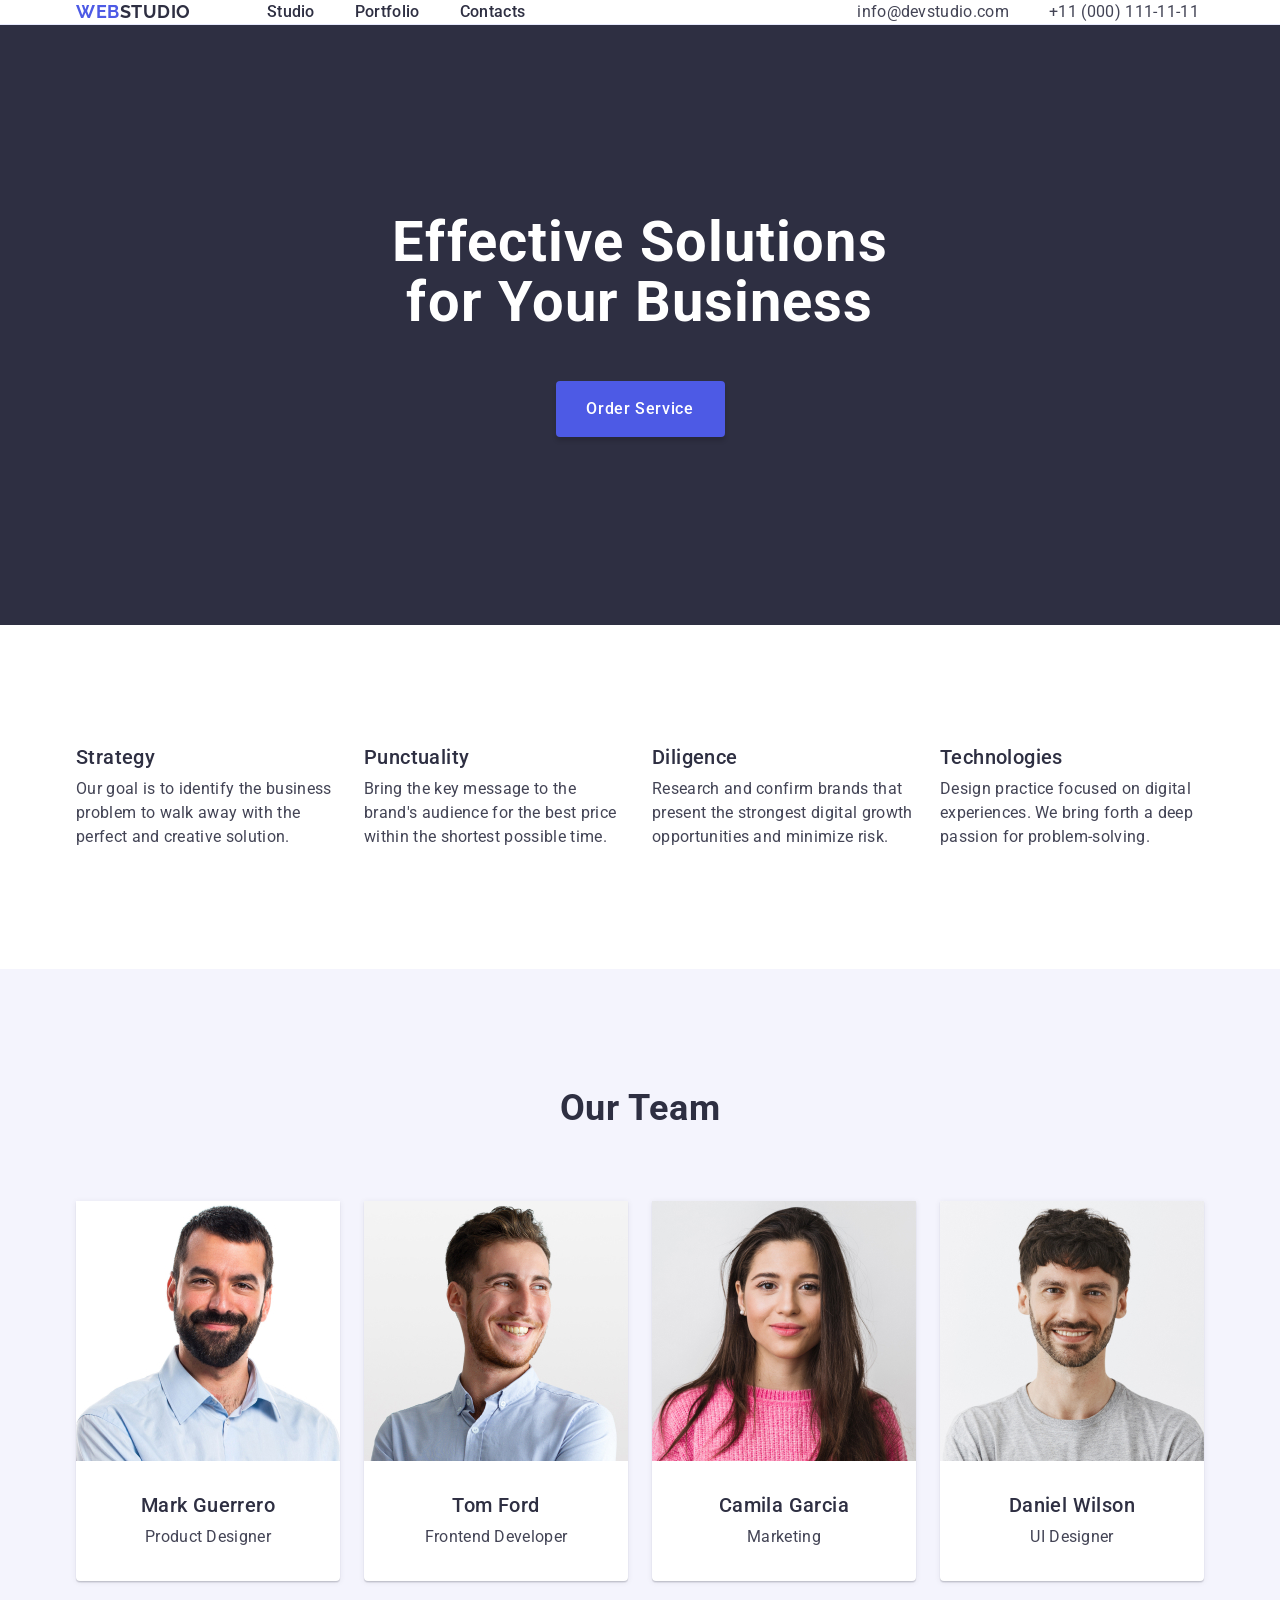
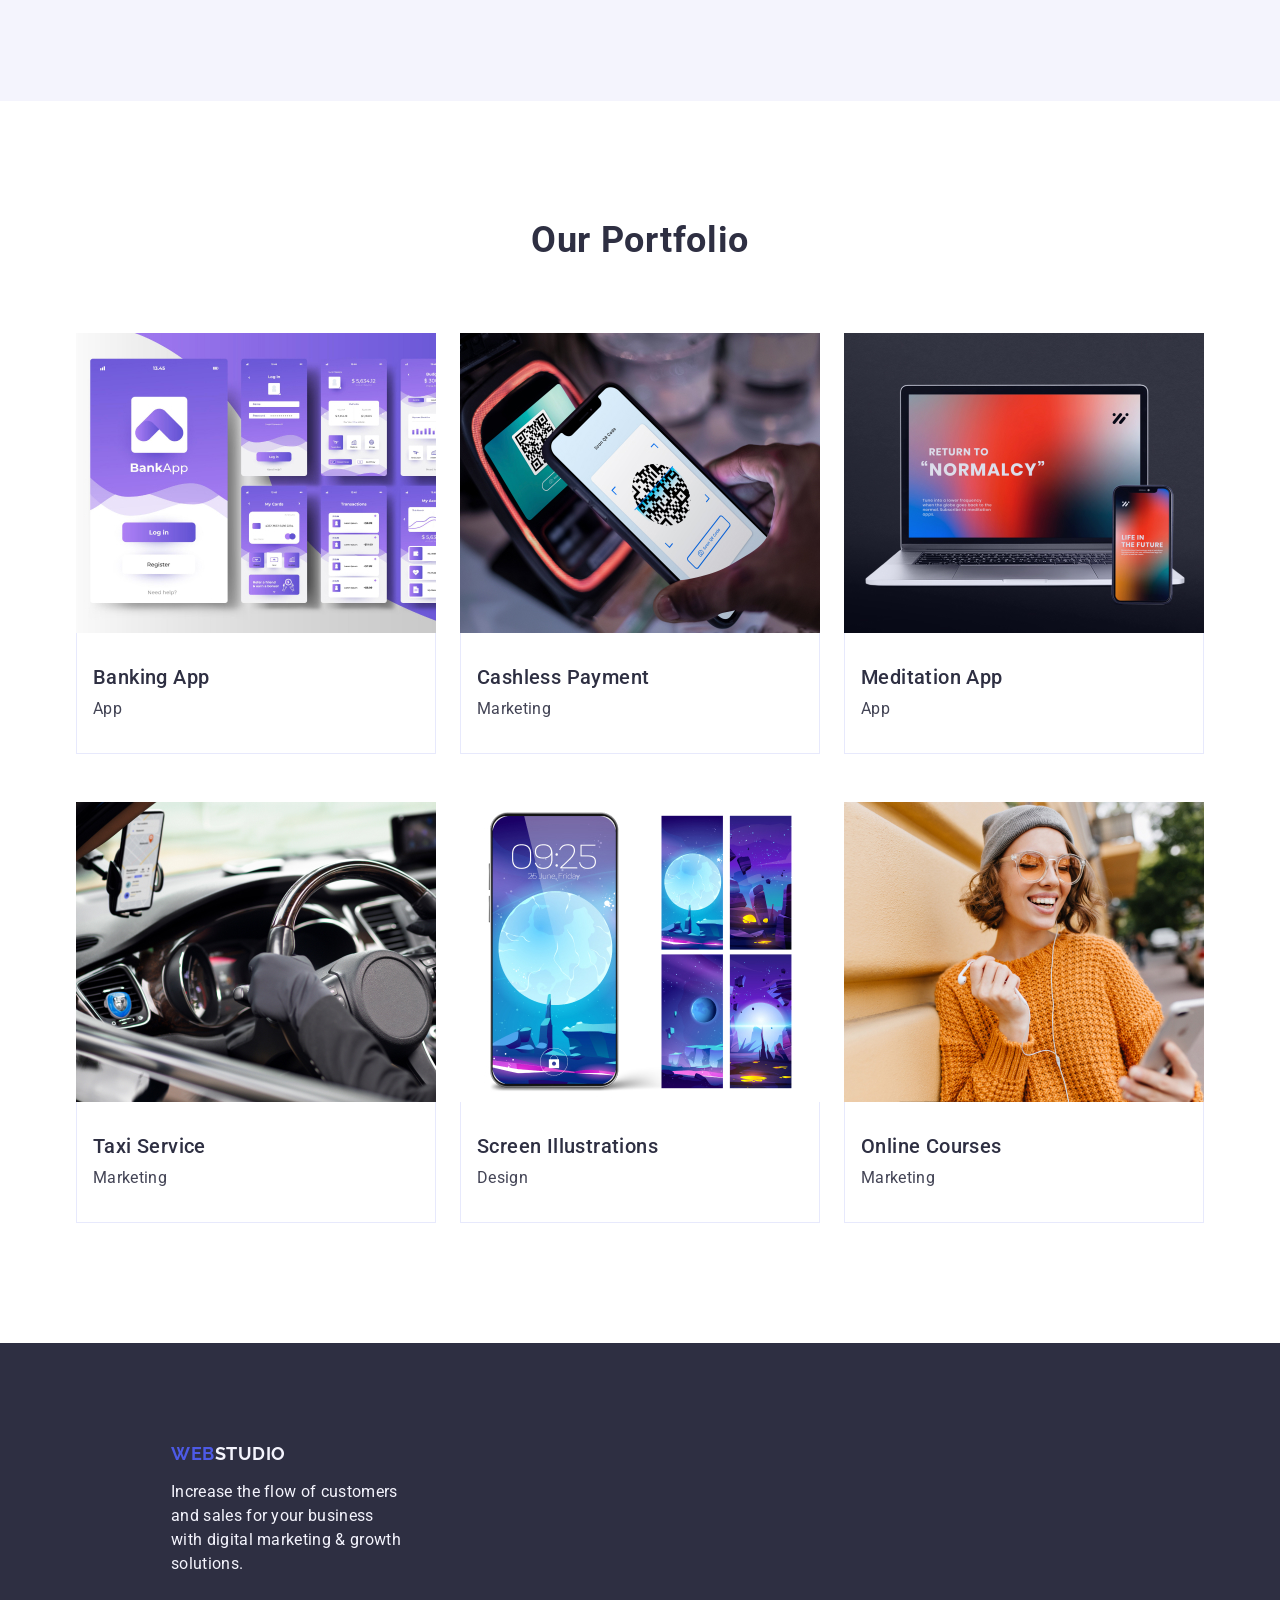
<file: index.html>
<!DOCTYPE html>
<html lang="en">
<head>
    <meta charset="UTF-8">
    <meta name="viewport" content="width=device-width, initial-scale=1.0">
    <title>Document</title>
    <link rel="stylesheet" href="https://cdnjs.cloudflare.com/ajax/libs/modern-normalize/2.0.0/modern-normalize.min.css"
        integrity="sha512-4xo8blKMVCiXpTaLzQSLSw3KFOVPWhm/TRtuPVc4WG6kUgjH6J03IBuG7JZPkcWMxJ5huwaBpOpnwYElP/m6wg=="
        crossorigin="anonymous" referrerpolicy="no-referrer" />
    <link href="./css/styles.css" rel="stylesheet">
    <link rel="preconnect" href="https://fonts.googleapis.com">
    <link rel="preconnect" href="https://fonts.gstatic.com" crossorigin>
    <link
        href="https://fonts.googleapis.com/css2?family=Raleway:ital,wght@0,700;1,700&family=Roboto:wght@400;500;700&display=swap"
        rel="stylesheet"> 
</head>
<body>
    <div class="page-container">
        <header class="header">
            <div class="container">
                <nav class="menu">
                    <a class="logo" href="./index.html">Web<span class="studio">Studio</span></a>
                    <ul class="navigation">
                        <li>
                            <a class="link" href="./index.html">Studio</a>
                        </li>
                        <li>
                            <a class="link" href="">Portfolio</a>
                        </li>
                        <li>
                            <a class="link" href="">Contacts</a>
                        </li>
                    </ul>
                </nav>
                <address>
                    <ul class="contacts">
                        <li>
                            <a class="link" href="mailto:info@devstudio.com">info@devstudio.com</a>
                        </li>
                        <li>
                            <a class="link" href="tel:+110001111111">+11 (000) 111-11-11</a>
                        </li>
                    </ul> 
                </address>
            </div>
        </header>
        <main>
            <!--hero-->
            <section class="section hero">
                <div class="container">
                    <h1 class="main-title">Effective Solutions for Your Business</h1>
                    <button class="order-button" type="button">Order Service</button>
                </div>
            </section>
            <!--features-->
            <section class="section features">
                <div class="container">
                    <h2 class="visually-hidden">features</h2>
                    <ul class="features-list">
                        <li class="features-item">
                            <h3 class="features-name">Strategy</h3>
                            <p class="text">
                            Our goal is to identify the business problem to walk away with the perfect and creative solution.
                            </p>
                        </li>
                        <li class="features-item">
                            <h3 class="features-name">Punctuality</h3>
                            <p class="text">
                            Bring the key message to the brand's audience for the best price within the shortest possible time.
                            </p>
                        </li>
                        <li class="features-item">
                            <h3 class="features-name">Diligence</h3>
                            <p class="text">
                            Research and confirm brands that present the strongest digital growth opportunities and minimize risk.
                            </p>
                        </li>
                        <li class="features-item">
                            <h3 class="features-name">Technologies</h3>
                            <p class="text">
                            Design practice focused on digital experiences. We bring forth a deep passion for problem-solving.
                            </p>
                        </li>
                    </ul>
                </div>
            </section>
            <!--team-->
            <section class="section team">
                <div class="container">
                    <h2 class="title">Our Team</h2>
                    <ul class="team-list">
                        <li class="team-card">
                            <img class="member-photo" src="./images/1.jpg" alt="Mark Guerrero" 
                            width=264 
                            height=260>
                            <div class="member">
                                <h3 class="member-name">Mark Guerrero</h3>
                                <p class="member-position">Product Designer</p>
                            </div>
                        </li>
                        <li class="team-card">
                            <img class="member-photo" src="./images/2.jpg" alt="Tom Ford" 
                            width=264 
                            height=260>
                            <div class="member">
                                <h3 class="member-name">Tom Ford</h3>
                                <p class="member-position">Frontend Developer</p>
                            </div>
                        </li>
                        <li class="team-card">
                            <img class="member-photo" src="./images/3.jpg" alt="Camila Garcia" 
                            width=264 
                            height=260>
                            <div class="member">
                                <h3 class="member-name">Camila Garcia</h3>
                                <p class="member-position">Marketing</p>
                            </div>
                        </li>
                        <li class="team-card">
                            <img class="member-photo" src="./images/4.jpg" alt="Daniel Wilson" 
                            width=264 
                            height=260>
                            <div class="member">
                                <h3 class="member-name">Daniel Wilson</h3>
                                <p class="member-position">UI Designer</p>
                            </div>
                        </li>
                    </ul>
                </div>
            </section>
            <!--portfolio-->
            <section class="section portfolio">
                <div class="container">
                    <h2 class="title">Our Portfolio</h2>
                    <ul class="portfolio-list">
                        <li class="portfolio-card">
                            <img src="./images/5.jpg" alt="Banking App"
                            width=360
                            height=300>
                            <div class="box">
                                <h3 class="product-name">Banking App</h3>
                                <p class="product-type">App</p>
                            </div>
                        </li>
                        <li class="portfolio-card">
                            <img src="./images/6.jpg" alt="Cashless Payment" 
                            width=360 
                            height=300>
                            <div class="box">
                                <h3 class="product-name">Cashless Payment</h3>
                                <p class="product-type">Marketing</p>
                            </div>
                        </li>
                        <li class="portfolio-card">
                            <img src="./images/7.jpg" alt="Meditation App" 
                            width=360 
                            height=300>
                            <div class="box">
                                <h3 class="product-name">Meditation App</h3>
                                <p class="product-type">App</p>
                            </div>
                        </li>
                        <li class="portfolio-card">
                            <img src="./images/8.jpg" alt="Taxi Service" 
                            width=360 
                            height=300>
                            <div class="box">
                                <h3 class="product-name">Taxi Service</h3>
                                <p class="product-type">Marketing</p>
                            </div>
                        </li>
                        <li class="portfolio-card">
                            <img src="./images/9.jpg" alt="Screen Illustrations" 
                            width=360 
                            height=300>
                            <div class="box">
                                <h3 class="product-name">Screen Illustrations</h3>
                                <p class="product-type">Design</p>
                            </div>
                        </li>
                        <li class="portfolio-card">
                            <img src="./images/10.jpg" alt="Online Courses" 
                            width=360 
                            height=300>
                            <div class="box">
                                <h3 class="product-name">Online Courses</h3>
                                <p class="product-type">Marketing</p>
                            </div>
                        </li>
                    </ul>
                </div>
            </section>
        </main>
        <footer class="footer">
            <div class="container">
                <!--logo-->
                <a class="logo" href="./index.html">Web<span class="footer-logo">Studio</span></a>
                <p class="footer-text">Increase the flow of customers and sales for your business with digital marketing & growth solutions.</p>
            </div>
        </footer>
    </div>
</body>
</html>
</file>
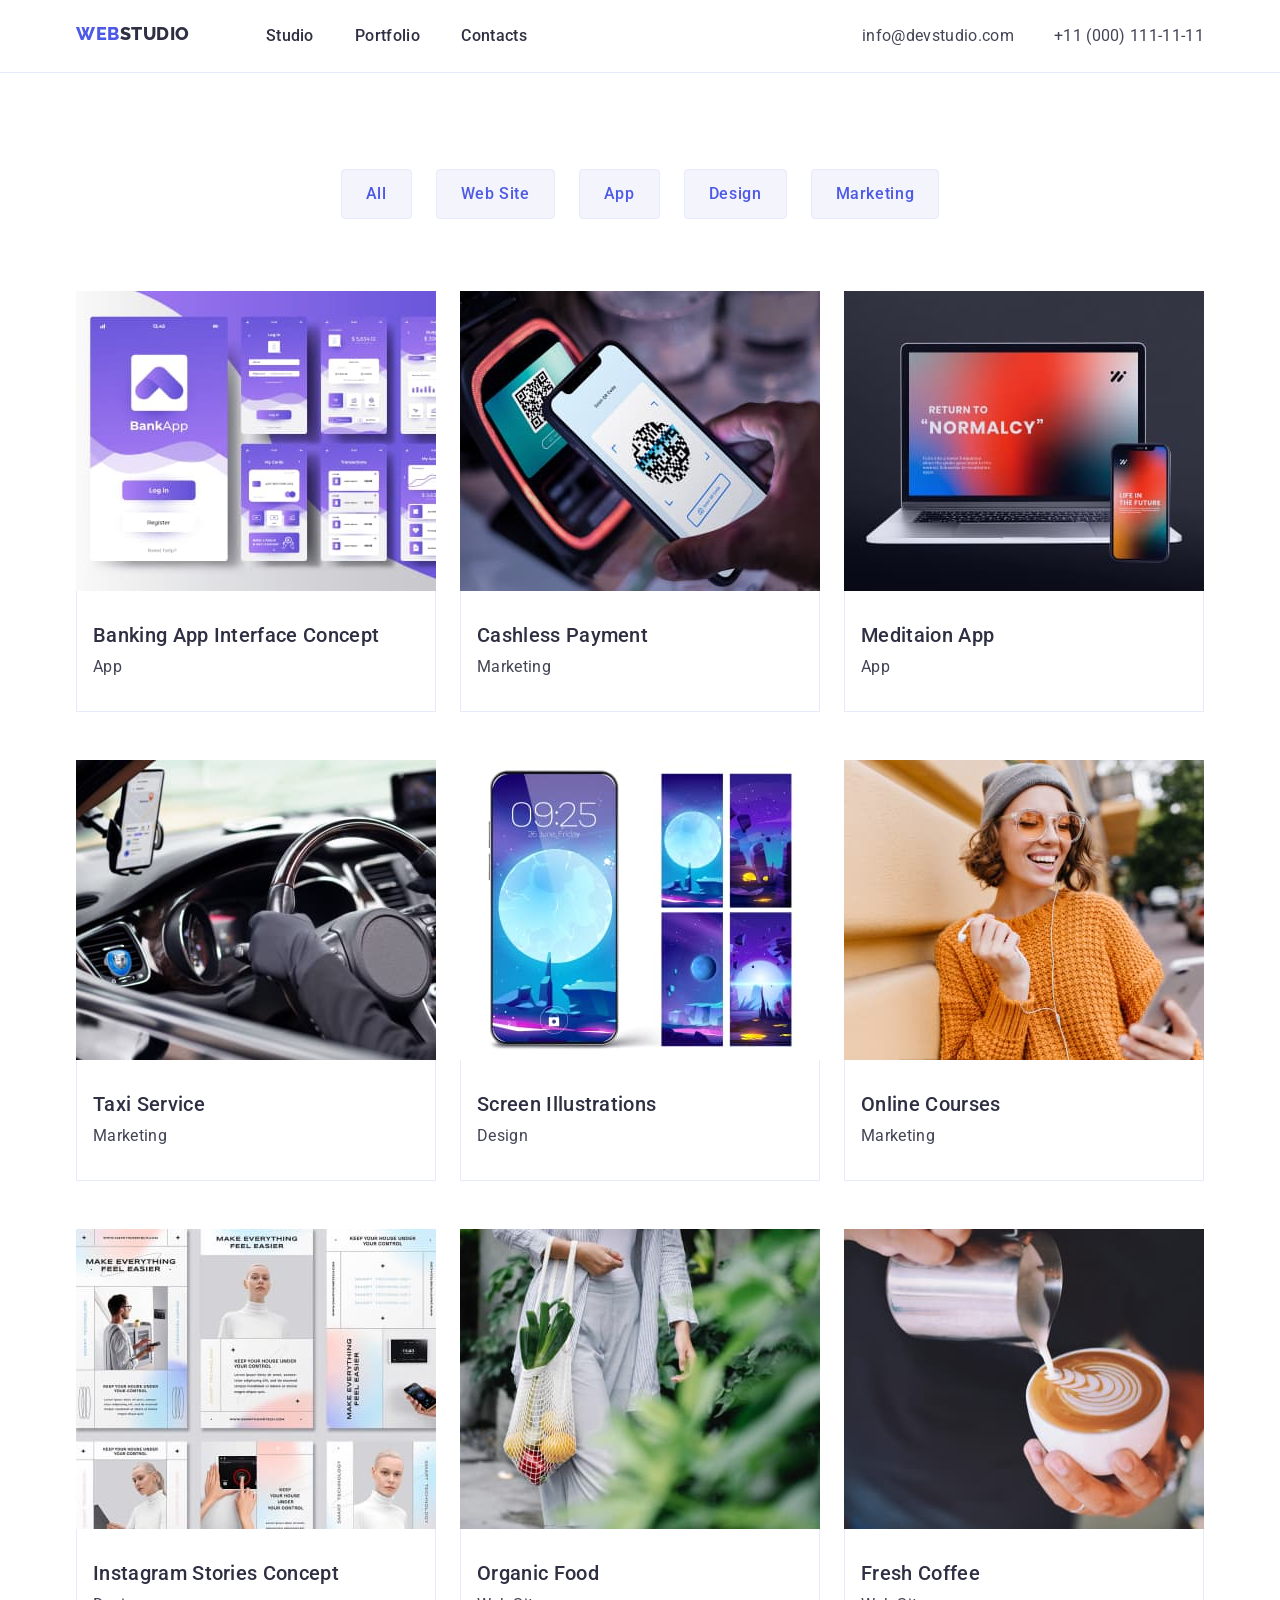
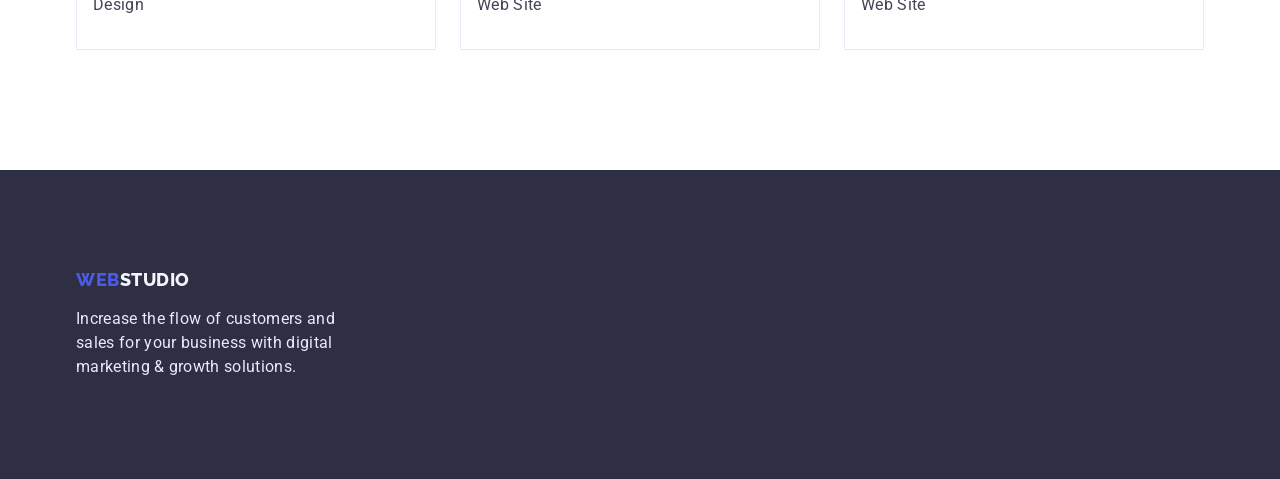
<file: portfolio.html>
<!DOCTYPE html>
<html lang="en">
<head>
    <meta charset="UTF-8">
    <meta http-equiv="X-UA-Compatible" content="IE=edge">
    <meta name="viewport" content="width=device-width, initial-scale=1.0">
    <title>Document</title>
    <link rel="preconnect" href="https://fonts.googleapis.com">
    <link rel="preconnect" href="https://fonts.gstatic.com" crossorigin>
    <link
        href="https://fonts.googleapis.com/css2?family=Montserrat:wght@400;500;600&family=Raleway:wght@800&family=Roboto:wght@400;500;700;900&display=swap"
        rel="stylesheet">
    <link rel="stylesheet" href="https://cdn.jsdelivr.net/npm/modern-normalize@1.1.0/modern-normalize.min.css">
    <link rel="stylesheet" href="./css/style.css">
</head>
<body>
    <header class="header">
        <div class="container  style">
            <nav class="nav-container">
                <a class="logo" href="./index.html"><span>Web</span>Studio</a>
                <ul class="site-nav list link-container">
                    <li><a class="chapter" href="">Studio</a></li>
                    <li><a class="chapter" href="./portfolio.html">Portfolio</a></li>
                    <li><a class="chapter" href="">Contacts</a></li>
                </ul>
            </nav>
            <address class="contacts">
                <ul class="contacts-container list">
                    <li><a class="mail" href="mailto:info@devstudio.com">info@devstudio.com</a></li>
                    <li><a class="tel" href="tel:+110001111111">+11 (000) 111-11-11</a></li>
                </ul>
            </address>
        </div>
    </header>
    <main>
        <section class="section-portfolio">
            <!--Our_projects-->
            <h1 class="visually-hidden">Our projects</h1>
            <ul class="filter list container-btn">
                <li><button class="radio-filter" type="button">All</button></li>
                <li><button class="radio-filter" type="button">Web Site</button></li>
                <li><button class="radio-filter" type="button">App</button></li>
                <li><button class="radio-filter" type="button">Design</button></li>
                <li><button class="radio-filter" type="button">Marketing</button></li>
            </ul>
            <div class="container">  
                <ul  class="reference list works-list">
                    <li class="reference">
                        <a class="reference-item" href="">
                            <img src="./images/banking.jpg" alt="banking app" width="360">
                            <div class="card-content">
                                <h2 class="reference-name">Banking App Interface Concept</h2>
                                <p class="reference-type">App</p>
                            </div>
                        </a>
                    </li>
                    <li class="reference">
                        <a class="reference-item" href="">
                            <img src="./images/payment.jpg" alt="payment with phone" width="360">
                            <div class="card-content">
                                <h2 class="reference-name">Cashless Payment</h2>
                                <p class="reference-type">Marketing</p>
                            </div>
                        </a>
                    </li>
                    <li class="reference">
                        <a class="reference-item" href="">
                            <img src="./images/meditation.jpg" alt="maditation app" width="360">
                            <div class="card-content">
                                <h2 class="reference-name">Meditaion App</h2>
                                <p class="reference-type">App</p>
                            </div>
                        </a>
                    </li>
                    <li class="reference">
                        <a class="reference-item" href="">
                            <img src="./images/taxi.jpg" alt="taxi" width="360">
                            <div class="card-content">
                                <h2 class="reference-name">Taxi Service</h2>
                                <p class="reference-type">Marketing</p>
                            </div>
                        </a>
                    </li>
                    <li class="reference">
                        <a class="reference-item" href="">
                            <img src="./images/screen.jpg" alt="phone screen" width="360">
                            <div class="card-content">
                                <h2 class="reference-name">Screen Illustrations</h2>
                                <p class="reference-type">Design</p>
                            </div>
                        </a>
                    </li>
                    <li class="reference">
                        <a class="reference-item" href="">
                            <img src="./images/courses.jpg" alt="student" width="360">
                            <div class="card-content">
                                <h2 class="reference-name">Online Courses</h2>
                                <p class="reference-type">Marketing</p>
                            </div>
                        </a>
                    </li>
                    <li class="reference">
                        <a class="reference-item" href="">
                            <img src="./images/instagram.jpg" alt="instagram" width="360">
                            <div class="card-content">
                                <h2 class="reference-name">Instagram Stories Concept</h2>
                                <p class="reference-type">Design</p>
                            </div>
                        </a>
                    </li>
                    <li class="reference">
                        <a class="reference-item" href="">
                            <img src="./images/food.jpg" alt="purchase" width="360">
                            <div class="card-content">
                                <h2 class="reference-name">Organic Food</h2>
                                <p class="reference-type">Web Site</p>
                            </div>
                        </a>
                    </li>
                    <li class="reference">
                        <a class="reference-item" href="">
                            <img src="./images/coffee.jpg" alt="cup of coffee" width="360">
                            <div class="card-content">
                                <h2 class="reference-name">Fresh Coffee</h2>
                                <p class="reference-type">Web Site</p>
                            </div>
                        </a>
                    </li>
                </ul>
            </div>
        </section>
    </main>
    <footer class="portfolio-footer">
        <div class="container footer-container">
            <a class="logo footer" href="./index.html"><span>Web</span>Studio</a>
            <p class="footer-text">Increase the flow of customers and sales for your business with digital marketing
                & growth solutions.</p>
        </div>
    </footer>
</body>
</html>
</file>
<file: css/styles.css>
:root {
    --primary-brand: #4D5AE5;
    --pressed-state: #404BBF;
    --dark: #2E2F42;
    --success: #31D0AA;
    --text: #434455;
    --subtle-text: #8E8F99;
    --accent: #E7E9FC;
    --light: #F4F4FD;
    --modal-overlay: rgba(46, 47, 66, 0.4);
    --hero-background: rgba(46, 47, 66, 0.7);
    --white-background: #FFFFFF;
    --modal-background: #FCFCFC;
}

*,
*::before,
*::after {
    box-sizing: border-box;
}

body {
    font-family: "Roboto", sans-serif;
    color: var(--text);
    background-color: #FFFFFF;
}

a {
    text-decoration-line: none;
}

h1, h2, h3, h4, h5, h6, p {
    margin-top: 0;
    margin-bottom: 0;
}

ul, ol {
    list-style-type: none;
    margin-top: 0;
    margin-bottom: 0;
    padding-left: 0;
}

img {
    display: block;
}

.page-container {
    min-height: 100vh;
    display: flex;
    flex-direction: column;
}

.container {
    max-width: 1158px;
    padding-left: 15px;
    padding-right: 15px;
    margin-left: auto;
    margin-right:auto;
}

.menu {
    display: flex;
    align-items: center;
}

.logo {
    font-family: "Raleway", sans-serif;
    font-weight: 700;
    font-size: 18px;
    line-height: 1.17;
    letter-spacing: 0.03em;
    text-transform: uppercase;
    color: var(--primary-brand);
    margin-right: 76px;
}

.logo .studio {
    color: var(--dark);
}

.header {
    border-bottom: 1px solid var(--accent);
}

.header .container {
    display: flex;
}

.navigation{
    display: flex;
    gap: 40px;
    margin-right: 332px;
}

.navigation .link {
    font-weight: 500;        
    line-height: 1.5;
    letter-spacing: 0.02em;
    color: var(--dark);
    padding: 24px 0;
}

.navigation .link:hover {
    color: var(--pressed-state);
}

.navigation .link:focus {
    color: var(--pressed-state);
    text-decoration: underline;
}

.contacts {
    font-style: normal;
    display: flex;
    gap: 40px;
}

.contacts .link {
    line-height: 1.5;
    letter-spacing: 0.02em;
    color: var(--text);
}

.contacts .link:hover,
.contacts .link:focus {
    color: var(--pressed-state);
}

main {
    flex-grow: 1;
}

.section {
    padding-top: 120px;
    padding-bottom: 120px;
}

.hero {
    background-color: #2E2F42;
    padding: 188px 0;
}

.main-title {
    display: flex;
    font-weight: 700;
    font-size: 56px;
    line-height: 1.07;
    letter-spacing: 0.02em;
    text-align: center;
    color: var(--white-background);
    max-width: 496px;
    margin-left: auto;
    margin-right: auto;
    margin-bottom: 48px;
    flex-shrink: 0;
}

.order-button {
    display: block;
    gap: 10px;
    font-family: inherit;
    font-size: 16px;
    cursor: pointer;
    background-color: var(--primary-brand);
    font-weight: 500;
    line-height: 1.5;
    letter-spacing: 0.04em;
    color: var(--white-background);
    margin-left: auto;
    margin-right: auto;
    border-radius: 4px;
    padding-top: 16px;
    padding-bottom: 16px;
    min-width: 169px;
    height: 56px;
    box-shadow: 0 4px 4px 0 rgba(0, 0, 0, 0.15);
    border: none;
}

.order-button:hover,
.order-button:focus {
    background-color: var(--pressed-state);
}

.visually-hidden {
    position: absolute;
    width: 1px;
    height: 1px;
    margin: -1px;
    padding: 0;
    white-space: nowrap;
    overflow: hidden;
    border: 0;
    clip-path: inset(100%);
    clip: rect(0 0 0 0);
}

.features-list {
    display: flex;
}

.features-item {
    max-width: 264px;
}

.features-item:not(:last-child) {
    margin-right: 24px;
}

.features-list .features-name {
    font-weight: 500;
    font-size: 20px;
    line-height: 1.2;
    letter-spacing: 0.02em;
    color: var(--dark);
    margin-bottom: 8px;
}

.features-list .text {
    font-size: 16px;
    line-height: 1.5;
    letter-spacing: 0.02em;
    color: inherit;
}

.team {
    background-color: var(--light)
}

.team-list {
    display: flex;
}

.team .title {
    font-weight: 700;
    font-size: 36px;
    line-height: 1.11;
    letter-spacing: 0.02em;
    text-transform: capitalize;
    text-align: center;
    color: var(--dark);
    margin-bottom: 72px;
}

.team-card {
    background-color: var(--white-background);
    border-radius: 0 0 4px 4px;
    box-shadow: 0 2px 1px 0 rgba(46, 47, 66, 0.08), 0 1px 1px 0 rgba(46, 47, 66, 0.16), 0 1px 6px 0 rgba(46, 47, 66, 0.08);
}

.team-card:not(:last-child) {
    margin-right: 24px;
}

.member {
    padding: 32px 0;
}

.member-name {
    font-weight: 500;
    font-size: 20px;
    line-height: 1.2;
    letter-spacing: 0.02em;
    color: var(--dark);
    margin-bottom: 8px;
    text-align: center;
}

.member-position {
    font-size: 16px;
    line-height: 1.5;
    letter-spacing: 0.02em;
    text-align: center;
}

.portfolio-list {
    display: flex;
    flex-wrap: wrap;
    row-gap: 48px;
    column-gap: 24px;
}

.portfolio .title  {
    font-weight: 700;
    font-size: 36px;
    line-height: 1.11;
    letter-spacing: 0.02em;
    text-transform: capitalize;
    text-align: center;
    color: var(--dark);
    margin-bottom: 72px;
}

.portfolio-card {
    width: 360px;
    
}

.portfolio-card:nth-child(3n) {
    margin-right: 0;
}

.box {
    padding: 32px 16px;
    border-bottom: 1px solid var(--accent);
    border-left: 1px solid var(--accent);
    border-right: 1px solid var(--accent);
}

.product-name {
    font-weight: 500;
    font-size: 20px;
    line-height: 1.2;
    letter-spacing: 0.02em;
    color: var(--dark);
    margin-bottom: 8px;
}

.product-type {
    font-size: 16px;
    line-height: 1.5;
    letter-spacing: 0.02em;
    color: inherit;
}

.footer {
    background-color: var(--dark);
    padding: 100px 0 100px;
}

.footer .container {
    width: 264px;
    text-align: left;
    margin-left: 156px;
}

.footer .container .logo {
    display: inline-block;
    margin-bottom: 16px;
}

.logo .footer-logo {
    color: var(--light); 
}

.footer-text {
    line-height: 1.5;
    letter-spacing: 0.02em;
    color: var(--light);
    
}
</file>
<file: css/style.css>
/* general style settings */

html {
    box-sizing: border-box;
}

*,
*::after,
*::before {
    box-sizing: inherit;
}

:root {
    --iris: #4D5AE5;
    --ocean: #404BBF;
    --green: #31D0AA;
    --cloud: #F4F4FD;
    --navy-blue: #2E2F42;
    --slate: #434455;
    --light-slate: #8E8F99;
    --cornflower: #E7E9FC;
    --white: #FFFFFF;
    --navy-blue-modal: #2E2F42;
    --grey: #2E2F42;

    --card-set-gap: 24px;
    --card-set-gap-top: 48px;v
}
body {
    background-color: var(--white);
    color: var(--slate);
    font-family: Roboto, sans-serif;
    letter-spacing: 0.02em;
}
.list {
    padding: 0;
    margin: 0 auto 0 auto;
    list-style-type: none;
}

img {
    display: block;
    min-width: 100%;
    height: auto;
}

.container {
    margin-left: auto;
    margin-right: auto;
    width: 1158px;
    padding-left: 15px;
    padding-right: 15px;
    
    justify-content: space-between;
}

.style {
    display: flex;
}

/* header */

.header {
    border-bottom: 1px solid var(--cornflower);
    padding-top: 24px;
    padding-bottom: 24px;
}

.logo {
    color: var(--navy-blue);
    font-family: 'Raleway';
    font-weight: 800;
    font-size: 18px;
    line-height: 1.14;
    letter-spacing: 0.03em;
    text-transform: uppercase;
    text-decoration: none;
}
.logo span {
    color: var(--iris);
}
.chapter {
    font-weight: 500;
    font-size: 16px;
    line-height: 1.5;
    color: var(--navy-blue);
    text-decoration: none;
}
.site-nav .chapter:active,
.site-nav .chapter:hover,
.site-nav .chapter:focus {
    color: var(--ocean);
}

.mail, .tel {
    font-style: normal;
    font-weight: 400;
    font-size: 16px;
    line-height: 1.5;
    color: inherit;
    text-decoration: none;
}
.mail:hover,
.mail:focus,
.tel:hover,
.tel:focus {
    color: var(--ocean);
}

.nav-container {
    display: flex;
}

.link-container {
    min-width: 261px;
    display: flex;
    justify-content: space-between;
    margin-left: 76px;
}

.contacts-container {
    display: flex;
    margin-left: auto;
}

.mail {
    margin-right: 40px;
    flex-basis: auto;
}

.tel {
    flex-basis: auto;
}

/* hero */

.hero {
    background: #2E2F42;
    color: var(--white);
    padding-top: 188px;
    padding-bottom: 188px;
    text-align: center;
}

.hero-container {
    flex-direction: column;
}

.hero-title {
    font-weight: 700;
    font-size: 56px;
    line-height: 1.07;
    text-align: center;
    margin-left: auto;
    margin-right: auto;
    margin-top: 0px;
    margin-bottom: 48px;
    width: 494px;
}

.hero-button {
    background: #4D5AE5;
    font-weight: 500;
    font-size: 16px;
    line-height: 1.5;
    letter-spacing: 0.04em;
    color: inherit;
    min-width: 169px;
    padding: 16px 32px;
    box-shadow: 0px 4px 4px rgba(0, 0, 0, 0.15);
    border-radius: 4px;
    border: none;
    cursor: pointer;
    align-items: center;
    margin-left: auto;
    margin-right: auto;
}

.hero-button:hover {
    background: var(--ocean);}

/* what we are */

.section {
    padding-top: 120px;
    display: flex;
}

.visually-hidden {
    position: absolute;
    white-space: nowrap;
    width: 1px;
    height: 1px;
    overflow: hidden;
    border: 0;
    padding: 0;
    clip: rect(0 0 0 0);
    clip-path: inset(50%);
    margin: -1px;
}

.main-qualities {
    display: flex;
}

.section-title {
    margin-top: 0;
    margin-bottom: 72px;
    color: var(--navy-blue);
    font-weight: 700;
    font-size: 36px;
    line-height: 1.11;
    text-align: center;
    letter-spacing: 0.02em;
    text-transform: capitalize;
}

.qualities-list {
    padding-top: 0;
    margin: 0;
    display: flex;
    gap: 24px;
}

.quality-item {
    max-width: 264px;
}

.quality-title {
    font-weight: 500;
    font-size: 20px;
    line-height: 1.2;
    color: var(--navy-blue);
    margin-top: 0;
    margin-bottom: 8px;
}
.quality.text {
    font-size: 16px;
    line-height: 1.5;
    margin-top: 0;
    margin-bottom: 0;
}

.qualities-list > .qualities:last-child{
    margin-right: 0;
}

/* What are we doing & Team*/

.products-container {
    flex-direction: column;
}

.products.list {
    display: flex;
    flex-wrap: wrap;
    justify-content: space-between;
    margin-left: calc(-1 * var(--card-set-gap));
    margin-top: calc(-1 * var(--card-set-gap));
}

.products-item {
    flex-basis: calc(100% / 3 - var(--card-set-gap));

    outline-offset: 1px solid var(--cornflower);
    margin-left: var(--card-set-gap);
    margin-top: var(--card-set-gap);
}

/* our team */

.team.section {
    background-color: var(--cloud);
}

.team-container {
    flex-direction: column;
    padding-bottom: 120px;
}

.team.list {
    display: flex;
    justify-content: space-between;
    margin-left: calc(-1 * var(--card-set-gap));
    margin-top: calc(-1 * var(--card-set-gap-top));
}

.member {
    margin-left: var(--card-set-gap);
    margin-top: var(--card-set-gap-top);
    background-color: var(--white);
    flex-basis: calc(100% / 4 - var(--card-set-gap));
    box-shadow: 0px 1px 6px rgba(46, 47, 66, 0.08),
        0px 1px 1px rgba(46, 47, 66, 0.16), 0px 2px 1px rgba(46, 47, 66, 0.08);
    border-radius: 0px 0px 4px 4px;
}

.member-item {
    padding: 32px 16px;
}

.name {
    margin-top: 0;
    margin-bottom: 8px;
    color: var(--navy-blue);
    font-weight: 500;
    font-size: 20px;
    line-height: 1.2;
    letter-spacing: 0.02em;
    text-align: center;
}

.profession {
    margin-top: 0;
    margin-bottom: 0;
    text-align: center;
    font-size: 16px;
    line-height: 1.5;
}


/* footer */

.footer-text {
    padding-top: 0;
    padding-bottom: 0;
    margin-top: 16;
    margin-bottom: 0;
    color: var(--cornflower);
    font-size: 16px;
    line-height: 1.5;
    letter-spacing: 0.02em;
    width: 264px;
}

.footer-container {
    flex-direction: column;
    justify-content: space-around;
    flex-basis: auto;
}

.main-footer,
.portfolio-footer {
    background: #2E2F42;
    padding-top: 100px;
    padding-bottom: 100px;
}
.logo.footer {
    color: var(--cloud);
}

/* portfolio */

.section-portfolio {
    padding-top: 96px;
    padding-bottom: 120px;
}

/* portfolio filter */

.radio-filter {
    display: inline-block;
    padding: 12px 24px;
    font-family: inherit;
    font-weight: 500;
    line-height: 1.5;
    text-align: center;
    letter-spacing: 0.04em;
    color: var(--iris);
    background: var(--cloud);
    cursor: pointer;
    align-items: center;
    text-align: center;
    border: 1px solid #e7e9fc;
    border-radius: 4px;
}

.radio-filter:hover,
.radio-filter:focus {
    color: var(--white);
    background-color: var(--ocean);
}

/* our projects */

.container-btn {
    display: flex;
    justify-content:center;
    gap: 24px;
    margin-bottom: 72px;
}

.reference-item {
    text-decoration: none;
    color: inherit;
}

.card-content {
    border: 1px solid var(--cornflower);
    border-top: hidden;
    padding: 32px 16px;
}

.reference-name {
    font-weight: 500;
    font-size: 20px;
    line-height: 1.2;
    color: var(--navy-blue);
    margin-top: 0;
    margin-bottom: 8px;
}

.reference-type {
    font-size: 16px;
    line-height: 1.5;
    margin-top: 0;
    margin-bottom: 0;
}

.works-list {
    display: flex;
    flex-wrap: wrap;
    justify-content: space-between;
    margin-left: calc(-1 * var(--card-set-gap));
    margin-top: calc(-1 * var(--card-set-gap-top));
}

.works-list>.reference {
    flex-basis: calc(100% / 3 - var(--card-set-gap));

    margin-left: var(--card-set-gap);
    margin-top: var(--card-set-gap-top);
}
</file>
